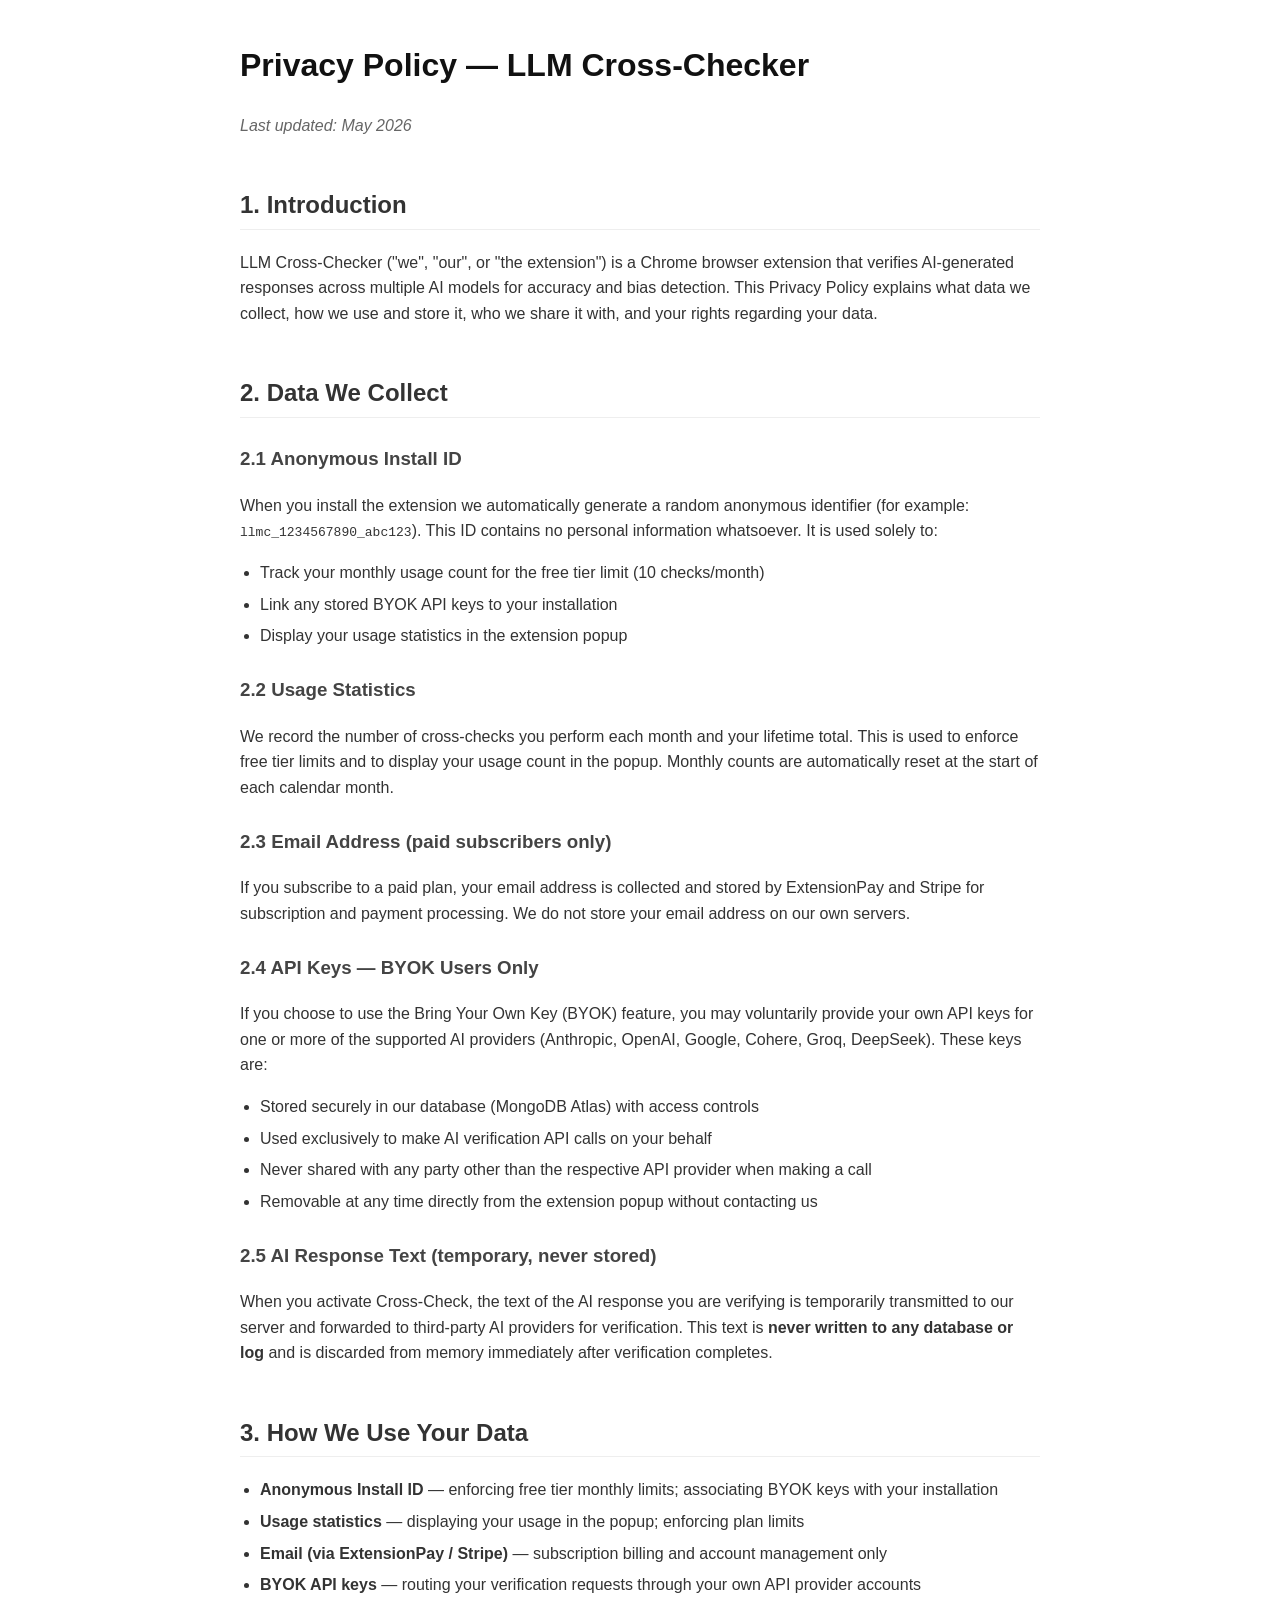
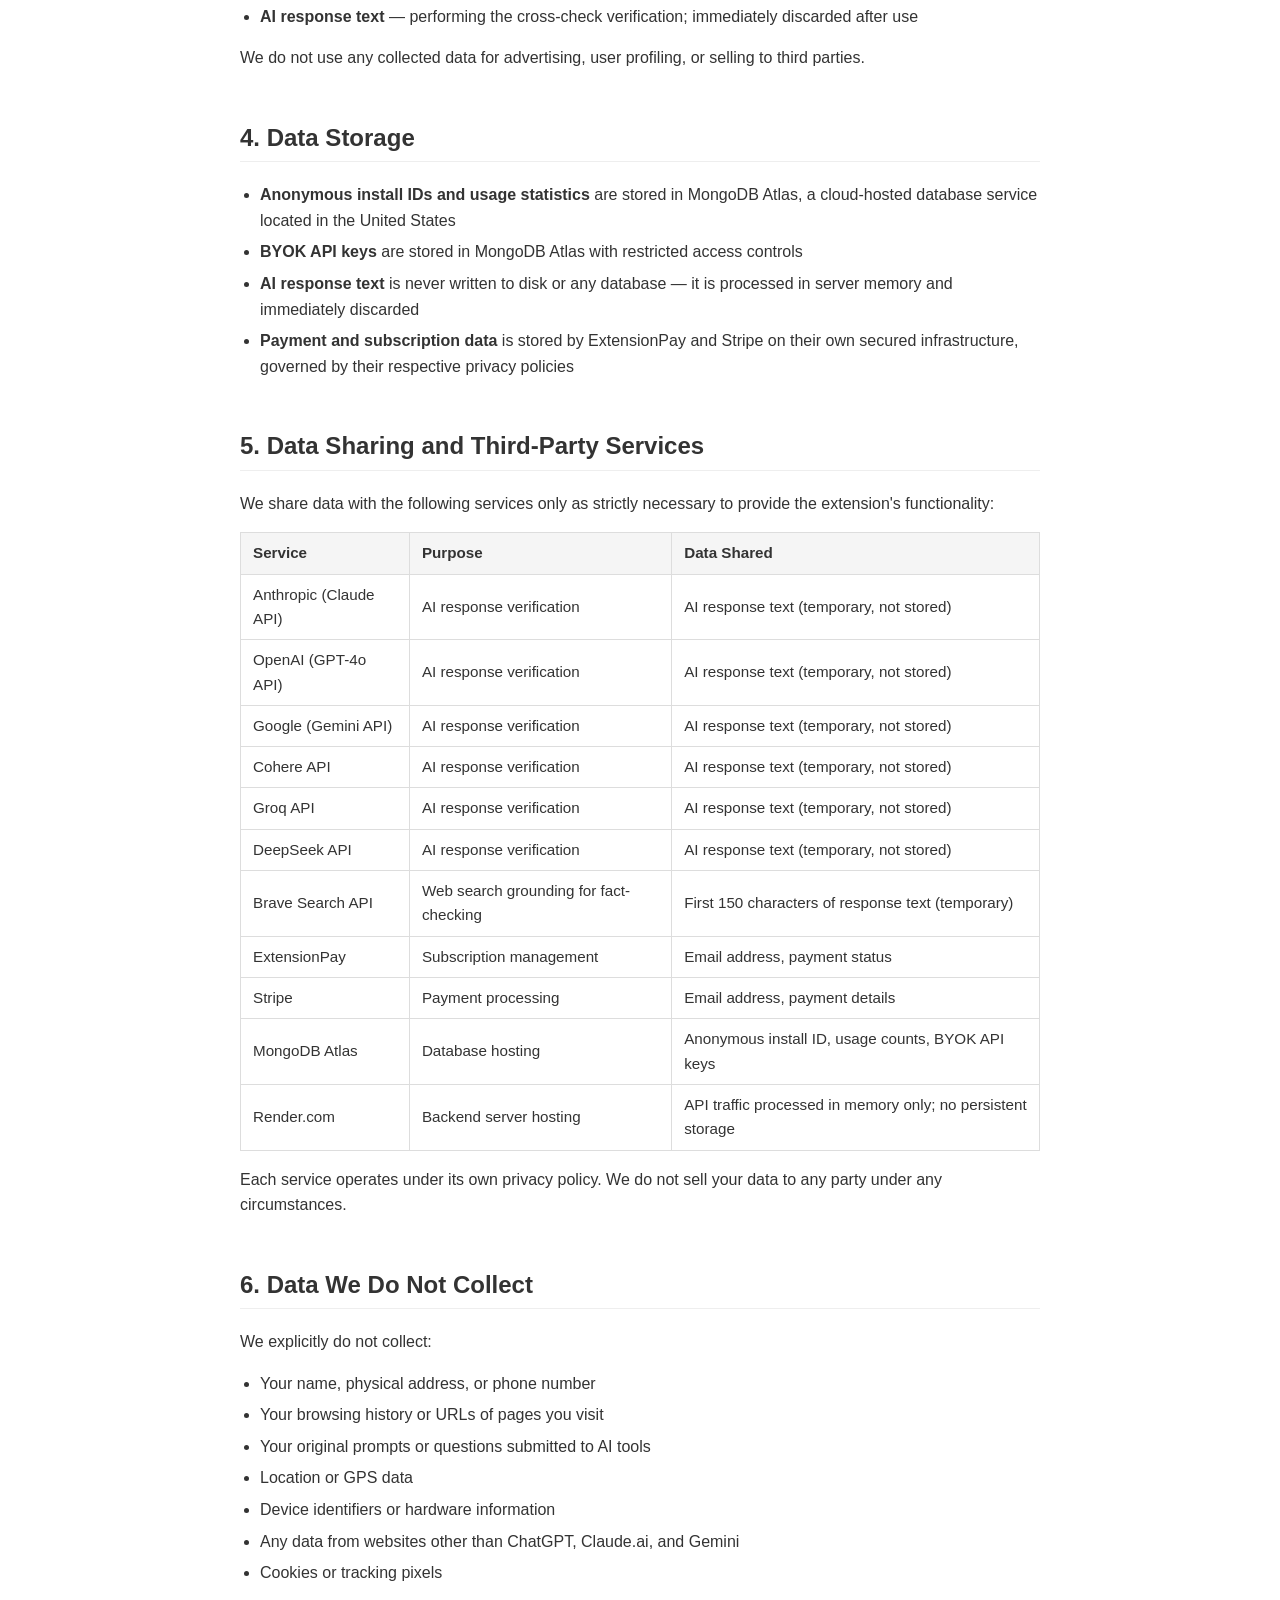
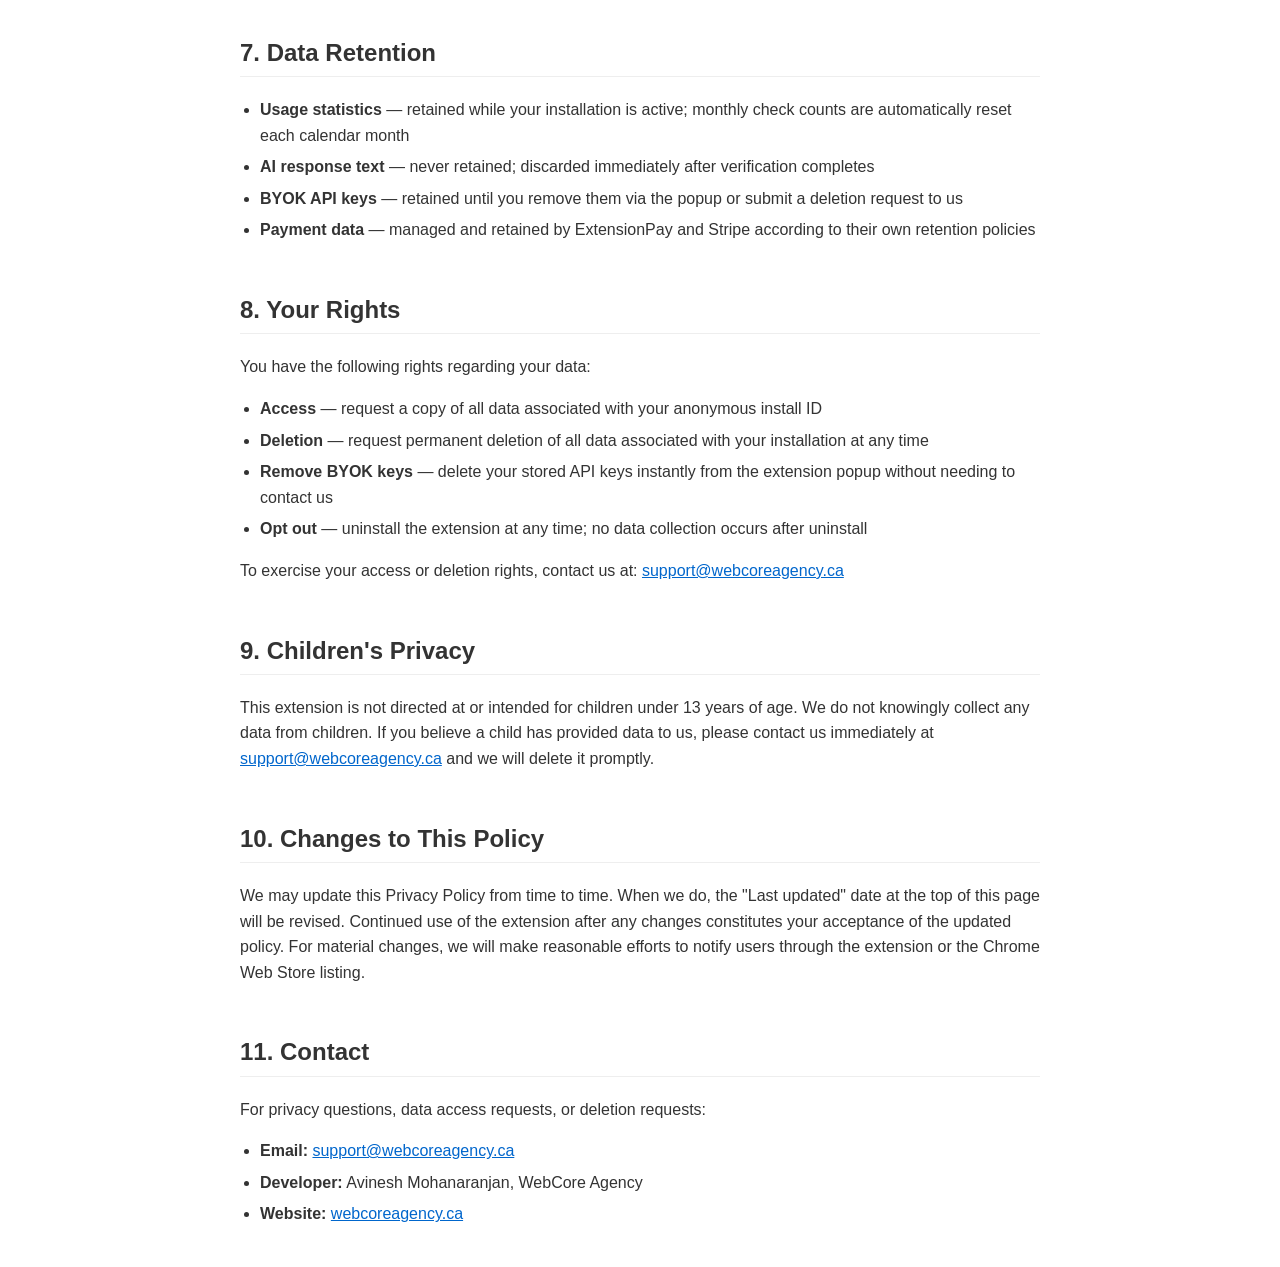
<file: index.html>
<!doctype html>
<html lang="en">
  <head>
    <meta charset="UTF-8" />
    <title>LLM Cross-Checker Privacy Policy</title>
    <style>
      body {
        font-family: Arial, sans-serif;
        max-width: 800px;
        margin: 40px auto;
        padding: 0 20px;
        line-height: 1.6;
        color: #333;
      }
      h1 { color: #111; }
      h2 {
        color: #333;
        margin-top: 2em;
        border-bottom: 1px solid #eee;
        padding-bottom: 4px;
      }
      h3 { color: #444; margin-top: 1.4em; }
      ul { padding-left: 20px; }
      li { margin-bottom: 6px; }
      p { margin-bottom: 12px; }
      .last-updated { color: #666; font-style: italic; }
      table {
        border-collapse: collapse;
        width: 100%;
        margin: 16px 0;
        font-size: 0.95em;
      }
      th, td {
        border: 1px solid #ddd;
        padding: 8px 12px;
        text-align: left;
      }
      th { background: #f5f5f5; font-weight: bold; }
      a { color: #0066cc; }
    </style>
  </head>
  <body>
    <h1>Privacy Policy &#8212; LLM Cross-Checker</h1>
    <p class="last-updated">Last updated: May 2026</p>

    <h2>1. Introduction</h2>
    <p>
      LLM Cross-Checker ("we", "our", or "the extension") is a Chrome browser
      extension that verifies AI-generated responses across multiple AI models
      for accuracy and bias detection. This Privacy Policy explains what data we
      collect, how we use and store it, who we share it with, and your rights
      regarding your data.
    </p>

    <h2>2. Data We Collect</h2>

    <h3>2.1 Anonymous Install ID</h3>
    <p>
      When you install the extension we automatically generate a random
      anonymous identifier (for example: <code>llmc_1234567890_abc123</code>).
      This ID contains no personal information whatsoever. It is used solely to:
    </p>
    <ul>
      <li>Track your monthly usage count for the free tier limit (10 checks/month)</li>
      <li>Link any stored BYOK API keys to your installation</li>
      <li>Display your usage statistics in the extension popup</li>
    </ul>

    <h3>2.2 Usage Statistics</h3>
    <p>
      We record the number of cross-checks you perform each month and your
      lifetime total. This is used to enforce free tier limits and to display
      your usage count in the popup. Monthly counts are automatically reset at
      the start of each calendar month.
    </p>

    <h3>2.3 Email Address (paid subscribers only)</h3>
    <p>
      If you subscribe to a paid plan, your email address is collected and
      stored by ExtensionPay and Stripe for subscription and payment processing.
      We do not store your email address on our own servers.
    </p>

    <h3>2.4 API Keys &#8212; BYOK Users Only</h3>
    <p>
      If you choose to use the Bring Your Own Key (BYOK) feature, you may
      voluntarily provide your own API keys for one or more of the supported AI
      providers (Anthropic, OpenAI, Google, Cohere, Groq, DeepSeek). These keys
      are:
    </p>
    <ul>
      <li>Stored securely in our database (MongoDB Atlas) with access controls</li>
      <li>Used exclusively to make AI verification API calls on your behalf</li>
      <li>Never shared with any party other than the respective API provider when making a call</li>
      <li>Removable at any time directly from the extension popup without contacting us</li>
    </ul>

    <h3>2.5 AI Response Text (temporary, never stored)</h3>
    <p>
      When you activate Cross-Check, the text of the AI response you are
      verifying is temporarily transmitted to our server and forwarded to
      third-party AI providers for verification. This text is
      <strong>never written to any database or log</strong> and is discarded
      from memory immediately after verification completes.
    </p>

    <h2>3. How We Use Your Data</h2>
    <ul>
      <li>
        <strong>Anonymous Install ID</strong> &#8212; enforcing free tier monthly
        limits; associating BYOK keys with your installation
      </li>
      <li>
        <strong>Usage statistics</strong> &#8212; displaying your usage in the
        popup; enforcing plan limits
      </li>
      <li>
        <strong>Email (via ExtensionPay / Stripe)</strong> &#8212; subscription
        billing and account management only
      </li>
      <li>
        <strong>BYOK API keys</strong> &#8212; routing your verification requests
        through your own API provider accounts
      </li>
      <li>
        <strong>AI response text</strong> &#8212; performing the cross-check
        verification; immediately discarded after use
      </li>
    </ul>
    <p>
      We do not use any collected data for advertising, user profiling, or
      selling to third parties.
    </p>

    <h2>4. Data Storage</h2>
    <ul>
      <li>
        <strong>Anonymous install IDs and usage statistics</strong> are stored in
        MongoDB Atlas, a cloud-hosted database service located in the United States
      </li>
      <li>
        <strong>BYOK API keys</strong> are stored in MongoDB Atlas with restricted
        access controls
      </li>
      <li>
        <strong>AI response text</strong> is never written to disk or any database
        &#8212; it is processed in server memory and immediately discarded
      </li>
      <li>
        <strong>Payment and subscription data</strong> is stored by ExtensionPay
        and Stripe on their own secured infrastructure, governed by their respective
        privacy policies
      </li>
    </ul>

    <h2>5. Data Sharing and Third-Party Services</h2>
    <p>
      We share data with the following services only as strictly necessary to
      provide the extension's functionality:
    </p>
    <table>
      <tr>
        <th>Service</th>
        <th>Purpose</th>
        <th>Data Shared</th>
      </tr>
      <tr>
        <td>Anthropic (Claude API)</td>
        <td>AI response verification</td>
        <td>AI response text (temporary, not stored)</td>
      </tr>
      <tr>
        <td>OpenAI (GPT-4o API)</td>
        <td>AI response verification</td>
        <td>AI response text (temporary, not stored)</td>
      </tr>
      <tr>
        <td>Google (Gemini API)</td>
        <td>AI response verification</td>
        <td>AI response text (temporary, not stored)</td>
      </tr>
      <tr>
        <td>Cohere API</td>
        <td>AI response verification</td>
        <td>AI response text (temporary, not stored)</td>
      </tr>
      <tr>
        <td>Groq API</td>
        <td>AI response verification</td>
        <td>AI response text (temporary, not stored)</td>
      </tr>
      <tr>
        <td>DeepSeek API</td>
        <td>AI response verification</td>
        <td>AI response text (temporary, not stored)</td>
      </tr>
      <tr>
        <td>Brave Search API</td>
        <td>Web search grounding for fact-checking</td>
        <td>First 150 characters of response text (temporary)</td>
      </tr>
      <tr>
        <td>ExtensionPay</td>
        <td>Subscription management</td>
        <td>Email address, payment status</td>
      </tr>
      <tr>
        <td>Stripe</td>
        <td>Payment processing</td>
        <td>Email address, payment details</td>
      </tr>
      <tr>
        <td>MongoDB Atlas</td>
        <td>Database hosting</td>
        <td>Anonymous install ID, usage counts, BYOK API keys</td>
      </tr>
      <tr>
        <td>Render.com</td>
        <td>Backend server hosting</td>
        <td>API traffic processed in memory only; no persistent storage</td>
      </tr>
    </table>
    <p>
      Each service operates under its own privacy policy. We do not sell your
      data to any party under any circumstances.
    </p>

    <h2>6. Data We Do Not Collect</h2>
    <p>We explicitly do not collect:</p>
    <ul>
      <li>Your name, physical address, or phone number</li>
      <li>Your browsing history or URLs of pages you visit</li>
      <li>Your original prompts or questions submitted to AI tools</li>
      <li>Location or GPS data</li>
      <li>Device identifiers or hardware information</li>
      <li>Any data from websites other than ChatGPT, Claude.ai, and Gemini</li>
      <li>Cookies or tracking pixels</li>
    </ul>

    <h2>7. Data Retention</h2>
    <ul>
      <li>
        <strong>Usage statistics</strong> &#8212; retained while your installation
        is active; monthly check counts are automatically reset each calendar month
      </li>
      <li>
        <strong>AI response text</strong> &#8212; never retained; discarded
        immediately after verification completes
      </li>
      <li>
        <strong>BYOK API keys</strong> &#8212; retained until you remove them via
        the popup or submit a deletion request to us
      </li>
      <li>
        <strong>Payment data</strong> &#8212; managed and retained by ExtensionPay
        and Stripe according to their own retention policies
      </li>
    </ul>

    <h2>8. Your Rights</h2>
    <p>You have the following rights regarding your data:</p>
    <ul>
      <li>
        <strong>Access</strong> &#8212; request a copy of all data associated with
        your anonymous install ID
      </li>
      <li>
        <strong>Deletion</strong> &#8212; request permanent deletion of all data
        associated with your installation at any time
      </li>
      <li>
        <strong>Remove BYOK keys</strong> &#8212; delete your stored API keys
        instantly from the extension popup without needing to contact us
      </li>
      <li>
        <strong>Opt out</strong> &#8212; uninstall the extension at any time; no
        data collection occurs after uninstall
      </li>
    </ul>
    <p>
      To exercise your access or deletion rights, contact us at:
      <a href="mailto:support@webcoreagency.ca">support@webcoreagency.ca</a>
    </p>

    <h2>9. Children's Privacy</h2>
    <p>
      This extension is not directed at or intended for children under 13 years
      of age. We do not knowingly collect any data from children. If you believe
      a child has provided data to us, please contact us immediately at
      <a href="mailto:support@webcoreagency.ca">support@webcoreagency.ca</a> and
      we will delete it promptly.
    </p>

    <h2>10. Changes to This Policy</h2>
    <p>
      We may update this Privacy Policy from time to time. When we do, the "Last
      updated" date at the top of this page will be revised. Continued use of the
      extension after any changes constitutes your acceptance of the updated
      policy. For material changes, we will make reasonable efforts to notify
      users through the extension or the Chrome Web Store listing.
    </p>

    <h2>11. Contact</h2>
    <p>For privacy questions, data access requests, or deletion requests:</p>
    <ul>
      <li>
        <strong>Email:</strong>
        <a href="mailto:support@webcoreagency.ca">support@webcoreagency.ca</a>
      </li>
      <li><strong>Developer:</strong> Avinesh Mohanaranjan, WebCore Agency</li>
      <li>
        <strong>Website:</strong>
        <a href="https://webcoreagency.ca" target="_blank" rel="noopener noreferrer">webcoreagency.ca</a>
      </li>
    </ul>
  </body>
</html>
</file>
